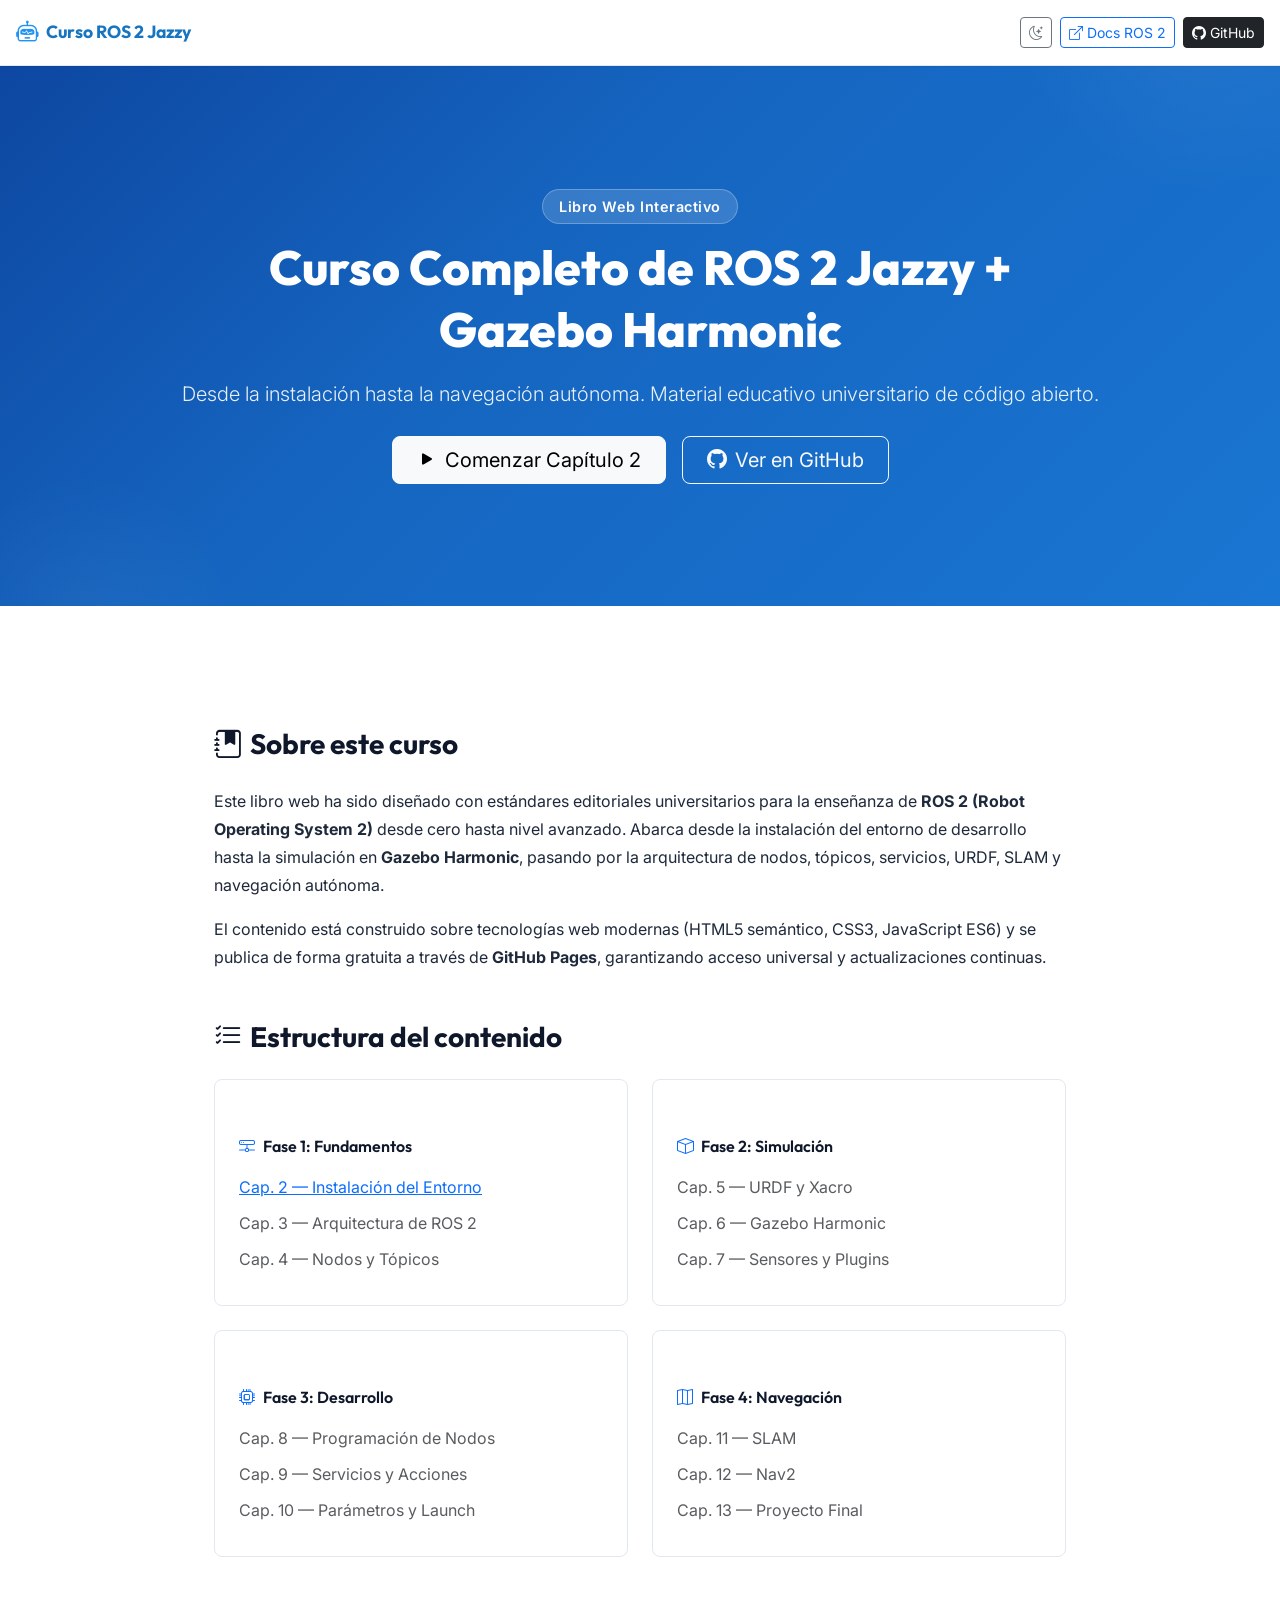
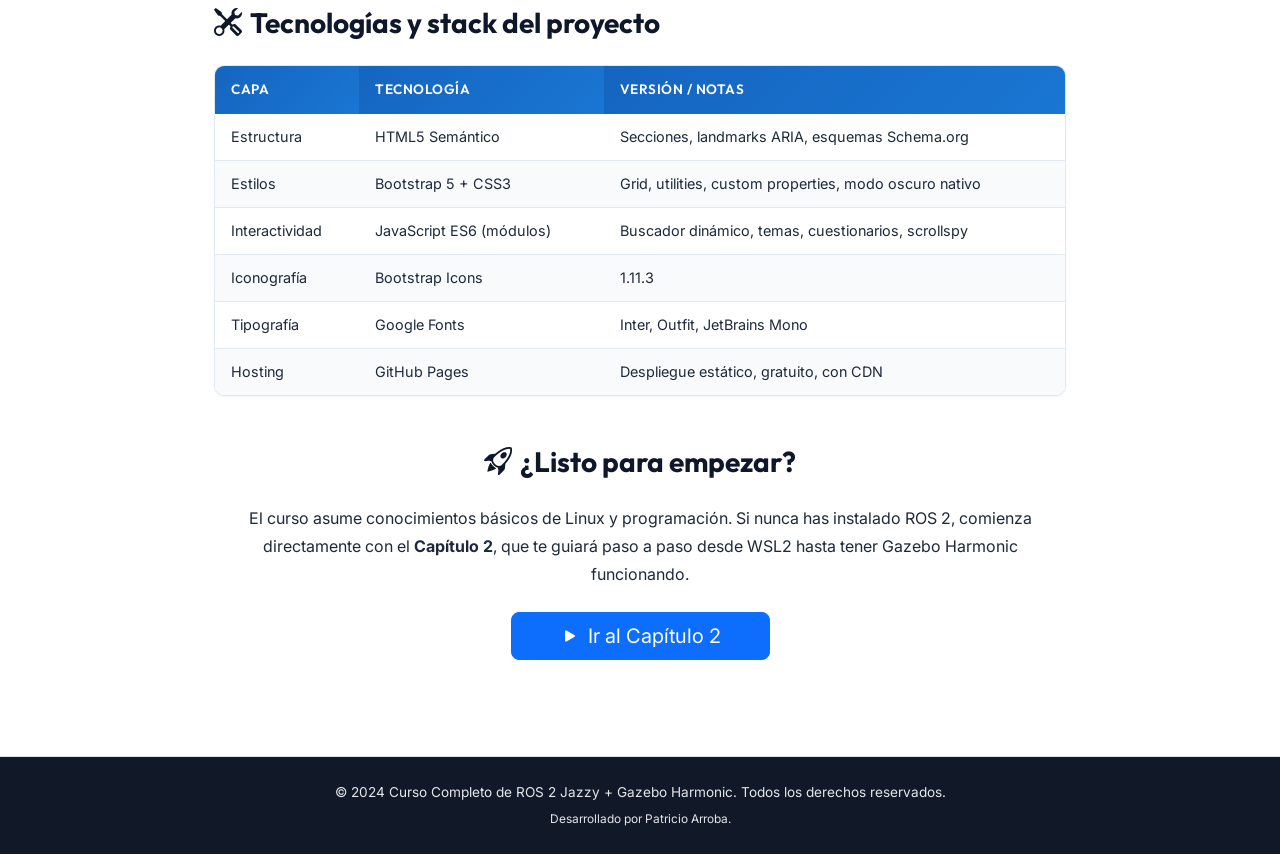
<file: index.html>
<!DOCTYPE html>
<html lang="es">
<head>
  <meta charset="UTF-8">
  <meta name="viewport" content="width=device-width, initial-scale=1.0">
  <meta name="description" content="Libro web interactivo completo para aprender ROS 2 Jazzy Jalisco y Gazebo Harmonic desde cero hasta nivel avanzado. Instalación, arquitectura, nodos, simulación y navegación.">
  <meta name="keywords" content="ROS 2, Jazzy Jalisco, Gazebo Harmonic, robótica, tutorial, curso, WSL2, Ubuntu 24.04, simulación, SLAM">
  <meta name="author" content="Patricio Arroba">
  <meta name="robots" content="index, follow">

  <!-- Open Graph -->
  <meta property="og:title" content="Curso Completo de ROS 2 Jazzy + Gazebo Harmonic">
  <meta property="og:description" content="Libro web interactivo completo para aprender ROS 2 Jazzy Jalisco y Gazebo Harmonic desde cero hasta nivel avanzado.">
  <meta property="og:type" content="book">
  <meta property="og:url" content="https://patriciojavi1990-debug.github.io/Curso-de-ROS/">
  <meta property="og:site_name" content="Curso Completo de ROS 2 Jazzy + Gazebo Harmonic">

  <!-- JSON-LD Schema.org -->
  <script type="application/ld+json">
  {
    "@context": "https://schema.org",
    "@type": "Book",
    "name": "Curso Completo de ROS 2 Jazzy + Gazebo Harmonic",
    "description": "Libro web interactivo completo para aprender ROS 2 Jazzy Jalisco y Gazebo Harmonic desde cero hasta nivel avanzado.",
    "author": {
      "@type": "Person",
      "name": "Patricio Arroba"
    },
    "publisher": {
      "@type": "Organization",
      "name": "Patricio Arroba"
    },
    "inLanguage": "es",
    "educationalLevel": "Universitario / Autodidacta técnico",
    "datePublished": "2024"
  }
  </script>

  <title>Curso Completo de ROS 2 Jazzy + Gazebo Harmonic</title>

  <!-- Bootstrap 5 CSS -->
  <link href="https://cdn.jsdelivr.net/npm/bootstrap@5.3.3/dist/css/bootstrap.min.css" rel="stylesheet">
  <!-- Bootstrap Icons -->
  <link href="https://cdn.jsdelivr.net/npm/bootstrap-icons@1.11.3/font/bootstrap-icons.min.css" rel="stylesheet">
  <!-- Custom Book Styles -->
  <link href="./assets/css/book.css" rel="stylesheet">
</head>
<body>

<!-- Navbar -->
<nav class="book-navbar navbar navbar-expand-lg" role="navigation" aria-label="Navegación principal">
  <div class="container-fluid px-3">
    <a class="navbar-brand d-flex align-items-center" href="./index.html">
      <i class="bi bi-robot me-2" style="font-size:1.4rem;color:var(--ros-primary)"></i>
      Curso ROS 2 Jazzy
    </a>
    <div class="d-flex align-items-center gap-2">
      <button class="btn btn-sm btn-outline-secondary d-flex align-items-center" id="themeToggle" aria-label="Cambiar tema">
        <i class="bi bi-moon-stars"></i>
      </button>
      <a href="https://docs.ros.org/en/jazzy/" target="_blank" rel="noopener" class="btn btn-sm btn-outline-primary d-none d-md-inline-flex align-items-center gap-1">
        <i class="bi bi-box-arrow-up-right"></i> Docs ROS 2
      </a>
      <a href="https://github.com/patriciojavi1990-debug/Curso-de-ROS" target="_blank" rel="noopener" class="btn btn-sm btn-dark d-inline-flex align-items-center gap-1">
        <i class="bi bi-github"></i><span class="d-none d-sm-inline"> GitHub</span>
      </a>
    </div>
  </div>
</nav>

<!-- Hero / Portada -->
<header class="chapter-header" style="min-height: 60vh; display:flex; align-items:center;">
  <div class="container text-center">
    <span class="chapter-number">Libro Web Interactivo</span>
    <h1 style="font-size:3rem; max-width:800px; margin:0 auto 1rem;">Curso Completo de ROS 2 Jazzy + Gazebo Harmonic</h1>
    <p class="chapter-subtitle" style="font-size:1.25rem;">Desde la instalación hasta la navegación autónoma. Material educativo universitario de código abierto.</p>
    <div class="d-flex justify-content-center gap-3 mt-4 flex-wrap">
      <a href="./chapters/capitulo-02.html" class="btn btn-light btn-lg px-4">
        <i class="bi bi-play-fill me-2"></i>Comenzar Capítulo 2
      </a>
      <a href="https://github.com/patriciojavi1990-debug/Curso-de-ROS" target="_blank" rel="noopener" class="btn btn-outline-light btn-lg px-4">
        <i class="bi bi-github me-2"></i>Ver en GitHub
      </a>
    </div>
  </div>
</header>

<!-- Contenido Principal -->
<main class="container" style="max-width:900px; padding: 3rem 1.5rem;">

  <section aria-labelledby="sobre-curso">
    <h2 id="sobre-curso" class="mb-4"><i class="bi bi-journal-bookmark-fill me-2"></i>Sobre este curso</h2>
    <p>Este libro web ha sido diseñado con estándares editoriales universitarios para la enseñanza de <strong>ROS 2 (Robot Operating System 2)</strong> desde cero hasta nivel avanzado. Abarca desde la instalación del entorno de desarrollo hasta la simulación en <strong>Gazebo Harmonic</strong>, pasando por la arquitectura de nodos, tópicos, servicios, URDF, SLAM y navegación autónoma.</p>
    <p>El contenido está construido sobre tecnologías web modernas (HTML5 semántico, CSS3, JavaScript ES6) y se publica de forma gratuita a través de <strong>GitHub Pages</strong>, garantizando acceso universal y actualizaciones continuas.</p>
  </section>

  <section aria-labelledby="estructura" class="mt-5">
    <h2 id="estructura" class="mb-4"><i class="bi bi-list-check me-2"></i>Estructura del contenido</h2>
    <div class="row g-4">
      <div class="col-md-6">
        <div class="p-4 border rounded-3 h-100" style="border-color:var(--gray-200) !important;">
          <h5 class="mb-3"><i class="bi bi-hdd-network me-2 text-primary"></i>Fase 1: Fundamentos</h5>
          <ul class="list-unstyled mb-0">
            <li class="mb-2"><a href="./chapters/capitulo-02.html">Cap. 2 — Instalación del Entorno</a></li>
            <li class="mb-2"><span class="text-muted">Cap. 3 — Arquitectura de ROS 2</span></li>
            <li class="mb-2"><span class="text-muted">Cap. 4 — Nodos y Tópicos</span></li>
          </ul>
        </div>
      </div>
      <div class="col-md-6">
        <div class="p-4 border rounded-3 h-100" style="border-color:var(--gray-200) !important;">
          <h5 class="mb-3"><i class="bi bi-box me-2 text-primary"></i>Fase 2: Simulación</h5>
          <ul class="list-unstyled mb-0">
            <li class="mb-2"><span class="text-muted">Cap. 5 — URDF y Xacro</span></li>
            <li class="mb-2"><span class="text-muted">Cap. 6 — Gazebo Harmonic</span></li>
            <li class="mb-2"><span class="text-muted">Cap. 7 — Sensores y Plugins</span></li>
          </ul>
        </div>
      </div>
      <div class="col-md-6">
        <div class="p-4 border rounded-3 h-100" style="border-color:var(--gray-200) !important;">
          <h5 class="mb-3"><i class="bi bi-cpu me-2 text-primary"></i>Fase 3: Desarrollo</h5>
          <ul class="list-unstyled mb-0">
            <li class="mb-2"><span class="text-muted">Cap. 8 — Programación de Nodos</span></li>
            <li class="mb-2"><span class="text-muted">Cap. 9 — Servicios y Acciones</span></li>
            <li class="mb-2"><span class="text-muted">Cap. 10 — Parámetros y Launch</span></li>
          </ul>
        </div>
      </div>
      <div class="col-md-6">
        <div class="p-4 border rounded-3 h-100" style="border-color:var(--gray-200) !important;">
          <h5 class="mb-3"><i class="bi bi-map me-2 text-primary"></i>Fase 4: Navegación</h5>
          <ul class="list-unstyled mb-0">
            <li class="mb-2"><span class="text-muted">Cap. 11 — SLAM</span></li>
            <li class="mb-2"><span class="text-muted">Cap. 12 — Nav2</span></li>
            <li class="mb-2"><span class="text-muted">Cap. 13 — Proyecto Final</span></li>
          </ul>
        </div>
      </div>
    </div>
  </section>

  <section aria-labelledby="tecnologias" class="mt-5">
    <h2 id="tecnologias" class="mb-4"><i class="bi bi-tools me-2"></i>Tecnologías y stack del proyecto</h2>
    <div class="table-wrapper">
      <table class="book-table">
        <thead>
          <tr><th>Capa</th><th>Tecnología</th><th>Versión / Notas</th></tr>
        </thead>
        <tbody>
          <tr><td>Estructura</td><td>HTML5 Semántico</td><td>Secciones, landmarks ARIA, esquemas Schema.org</td></tr>
          <tr><td>Estilos</td><td>Bootstrap 5 + CSS3</td><td>Grid, utilities, custom properties, modo oscuro nativo</td></tr>
          <tr><td>Interactividad</td><td>JavaScript ES6 (módulos)</td><td>Buscador dinámico, temas, cuestionarios, scrollspy</td></tr>
          <tr><td>Iconografía</td><td>Bootstrap Icons</td><td>1.11.3</td></tr>
          <tr><td>Tipografía</td><td>Google Fonts</td><td>Inter, Outfit, JetBrains Mono</td></tr>
          <tr><td>Hosting</td><td>GitHub Pages</td><td>Despliegue estático, gratuito, con CDN</td></tr>
        </tbody>
      </table>
    </div>
  </section>

  <section aria-labelledby="empezar" class="mt-5 text-center">
    <h2 id="empezar" class="mb-4"><i class="bi bi-rocket-takeoff me-2"></i>¿Listo para empezar?</h2>
    <p class="mb-4">El curso asume conocimientos básicos de Linux y programación. Si nunca has instalado ROS 2, comienza directamente con el <strong>Capítulo 2</strong>, que te guiará paso a paso desde WSL2 hasta tener Gazebo Harmonic funcionando.</p>
    <a href="./chapters/capitulo-02.html" class="btn btn-primary btn-lg px-5">
      <i class="bi bi-play-fill me-2"></i>Ir al Capítulo 2
    </a>
  </section>

</main>

<!-- Footer -->
<footer class="book-footer mt-5 py-4 border-top" role="contentinfo">
  <div class="container text-center">
    <p class="mb-1">&copy; 2024 Curso Completo de ROS 2 Jazzy + Gazebo Harmonic. Todos los derechos reservados.</p>
    <p class="small mb-0">Desarrollado por Patricio Arroba.</p>
  </div>
</footer>

<!-- Back to Top -->
<button id="btnTop" class="btn-top" aria-label="Volver arriba"><i class="bi bi-chevron-up"></i></button>

<!-- Scripts -->
<script src="https://cdn.jsdelivr.net/npm/bootstrap@5.3.3/dist/js/bootstrap.bundle.min.js"></script>
<script src="./assets/js/modules/ui.js"></script>
<script src="./assets/js/modules/theme.js"></script>
<script>
  if (window.ThemeModule) window.ThemeModule.init();
  if (window.UiModule) window.UiModule.init();
</script>
</body>
</html>
</file>
<file: assets/css/book.css>
/* ============================================================
   CURSO COMPLETO DE ROS 2 JAZZY + GAZEBO HARMONIC
   book.css — Archivo maestro del Design System
   Importa todos los módulos de estilo para compatibilidad.
   ============================================================ */

@import url('./variables.css');
@import url('./themes.css');
@import url('./main.css');
@import url('./components.css');
</file>
